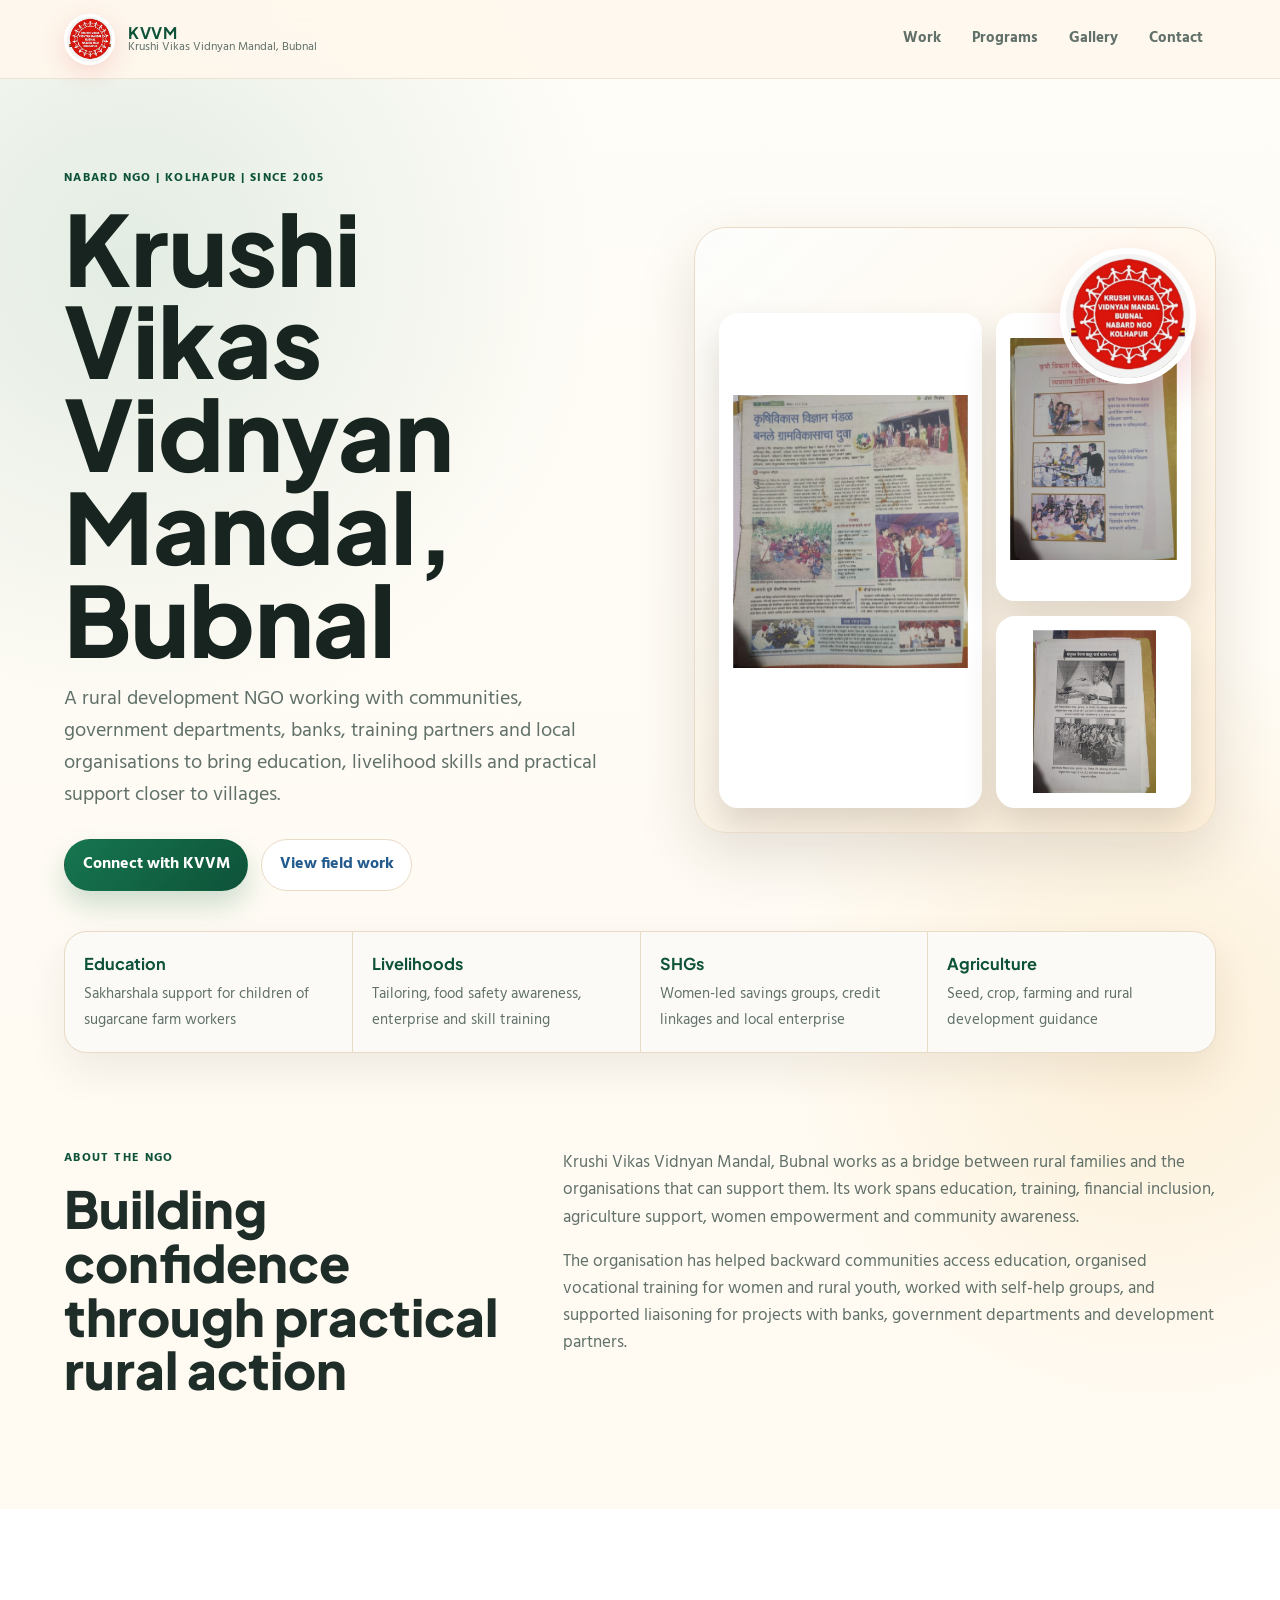
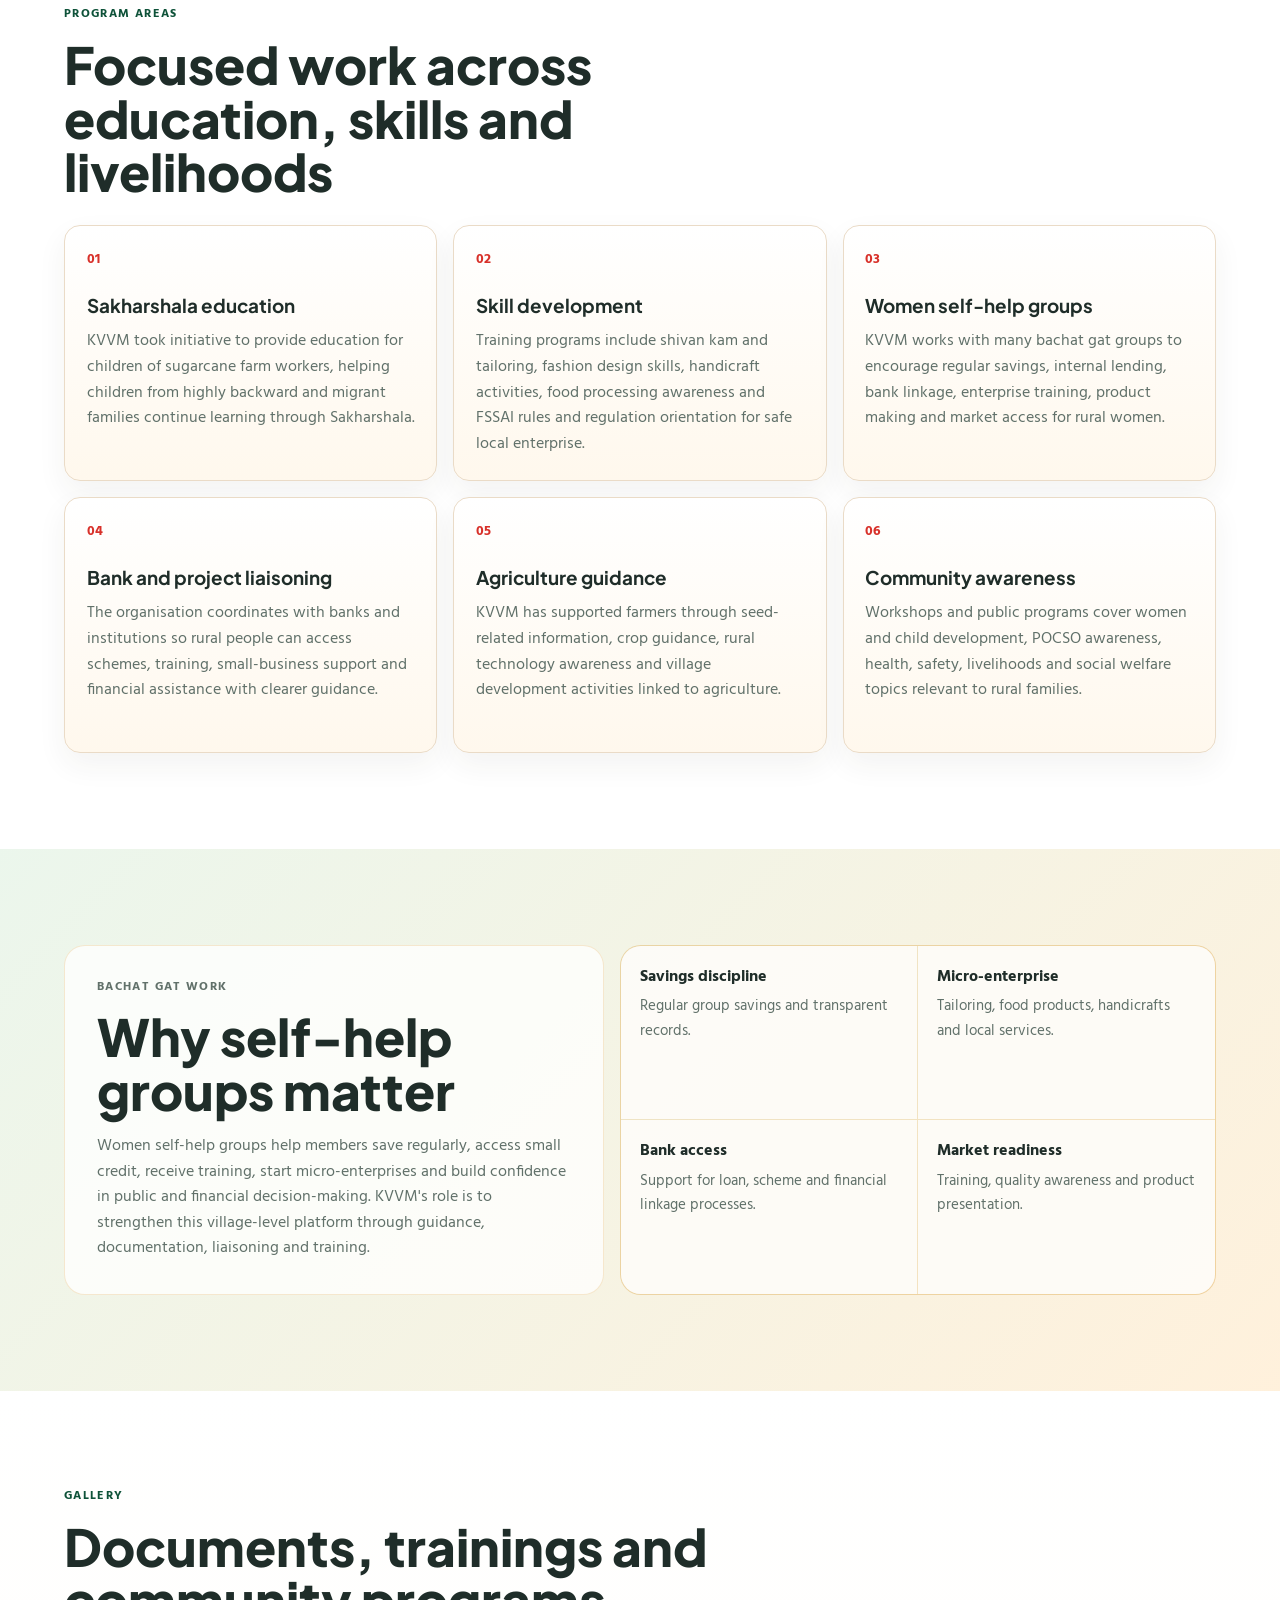
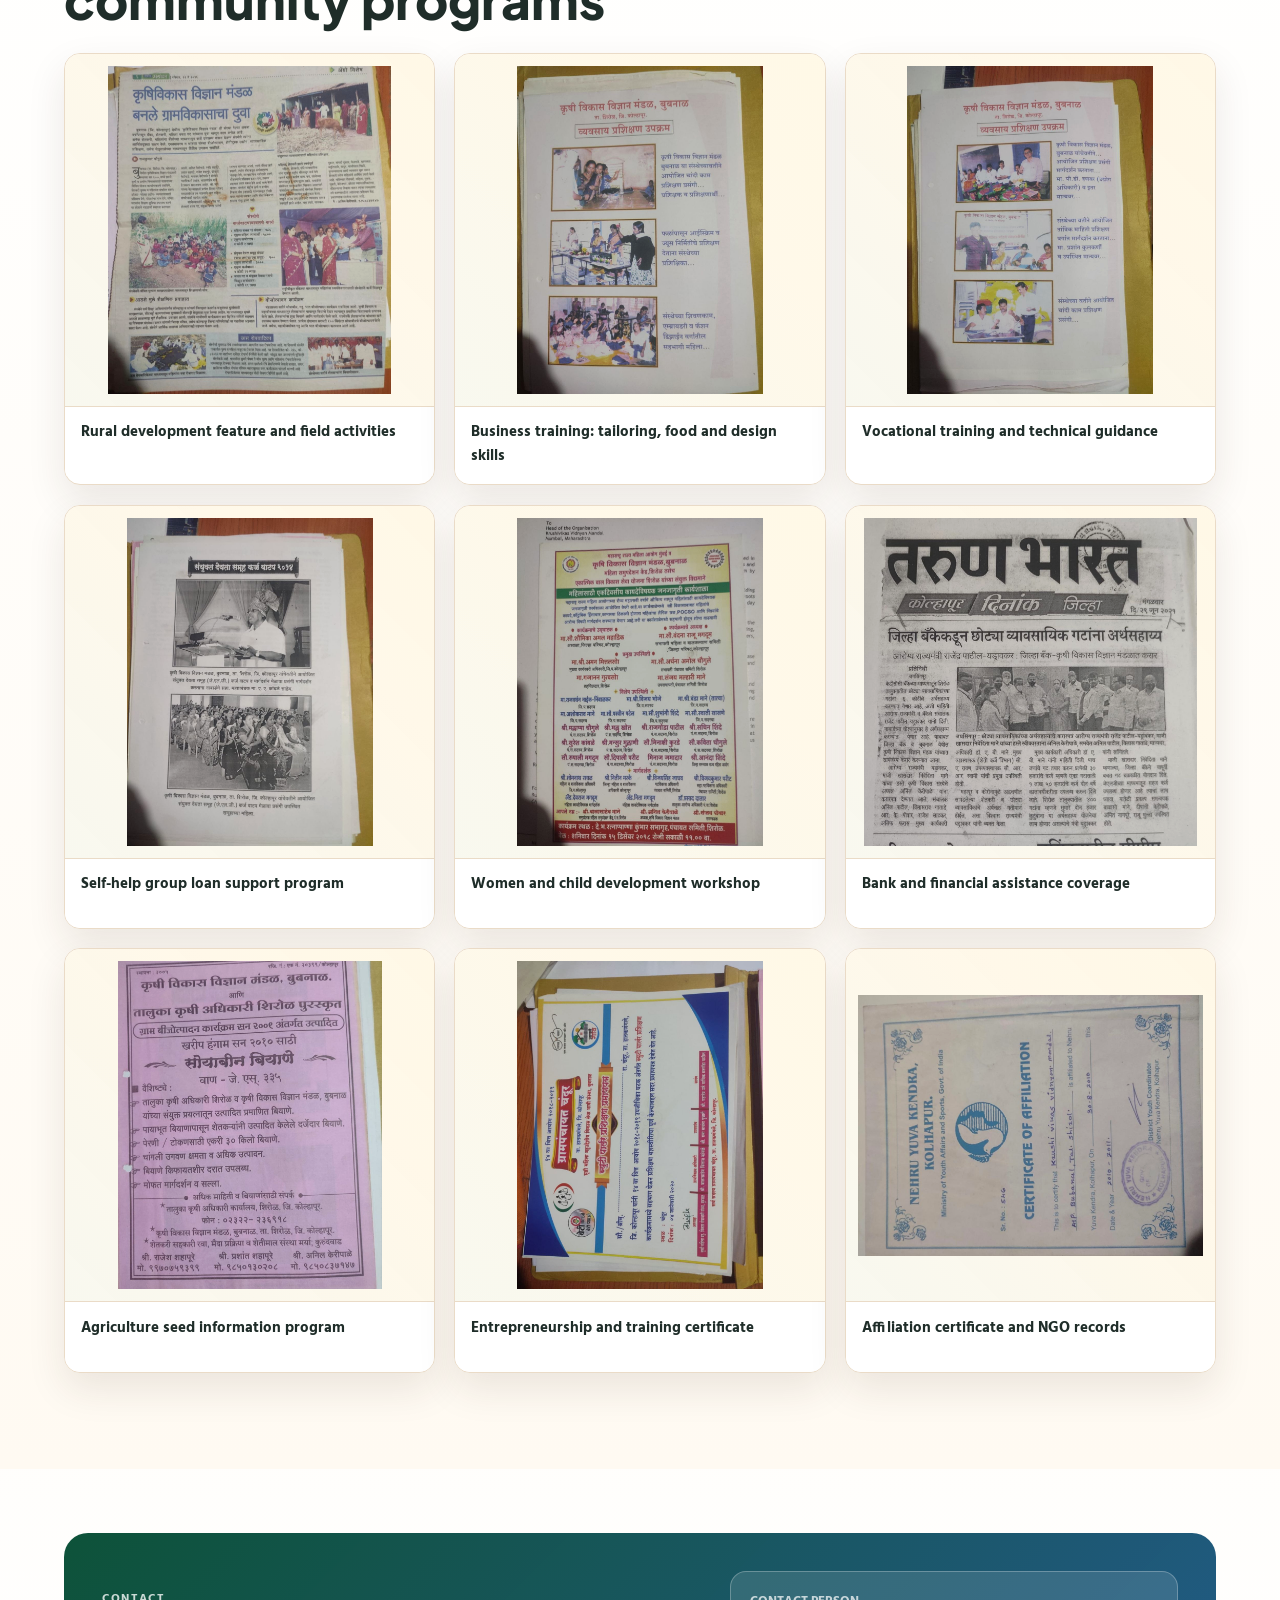
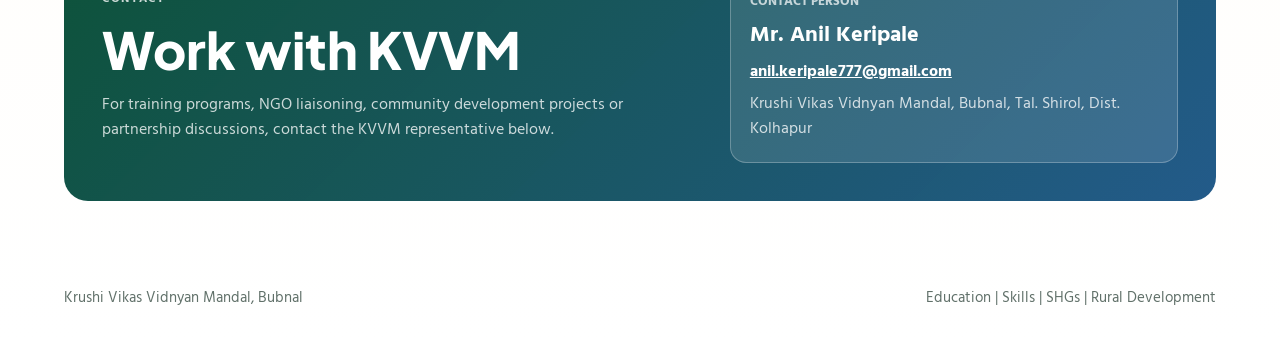
<file: index.html>
<!doctype html>
<html lang="en">
  <head>
    <meta charset="utf-8" />
    <meta name="viewport" content="width=device-width, initial-scale=1" />
    <meta
      name="description"
      content="Krushi Vikas Vidnyan Mandal, Bubnal - an NGO in Kolhapur supporting rural education, skill development, women self-help groups, agriculture and community welfare."
    />
    <title>Krushi Vikas Vidnyan Mandal, Bubnal</title>
    <link rel="stylesheet" href="styles.css" />
  </head>
  <body>
    <header class="site-header">
      <a class="brand" href="#top" aria-label="Krushi Vikas Vidnyan Mandal home">
        <img src="assets/logo.jpg" alt="Krushi Vikas Vidnyan Mandal Bubnal logo" />
        <span>
          <strong>KVVM</strong>
          <small>Krushi Vikas Vidnyan Mandal, Bubnal</small>
        </span>
      </a>
      <nav aria-label="Main navigation">
        <a href="#work">Work</a>
        <a href="#programs">Programs</a>
        <a href="#gallery">Gallery</a>
        <a href="#contact">Contact</a>
      </nav>
    </header>

    <main id="top">
      <section class="hero">
        <div class="hero-copy">
          <p class="eyebrow">NABARD NGO | Kolhapur | Since 2005</p>
          <h1>Krushi Vikas Vidnyan Mandal, Bubnal</h1>
          <p class="lede">
            A rural development NGO working with communities, government departments,
            banks, training partners and local organisations to bring education,
            livelihood skills and practical support closer to villages.
          </p>
          <div class="hero-actions">
            <a class="button primary" href="#contact">Connect with KVVM</a>
            <a class="button secondary" href="#gallery">View field work</a>
          </div>
        </div>
        <div class="hero-panel" aria-label="KVVM field photographs">
          <img class="hero-logo" src="assets/logo.jpg" alt="" />
          <div class="photo-stack">
            <img src="assets/photo_8_2026-07-10_23-47-16.jpg" alt="KVVM rural development newspaper feature" />
            <img src="assets/photo_1_2026-07-10_23-46-57.jpg" alt="KVVM business training program document" />
            <img src="assets/photo_7_2026-07-10_23-46-57.jpg" alt="KVVM self help group loan distribution event" />
          </div>
        </div>
      </section>

      <section class="impact-strip" aria-label="KVVM focus areas">
        <article>
          <strong>Education</strong>
          <span>Sakharshala support for children of sugarcane farm workers</span>
        </article>
        <article>
          <strong>Livelihoods</strong>
          <span>Tailoring, food safety awareness, enterprise and skill training</span>
        </article>
        <article>
          <strong>SHGs</strong>
          <span>Women-led savings groups, credit linkages and local enterprise</span>
        </article>
        <article>
          <strong>Agriculture</strong>
          <span>Seed, crop, farming and rural development guidance</span>
        </article>
      </section>

      <section id="work" class="section split">
        <div>
          <p class="eyebrow">About the NGO</p>
          <h2>Building confidence through practical rural action</h2>
        </div>
        <div class="section-copy">
          <p>
            Krushi Vikas Vidnyan Mandal, Bubnal works as a bridge between rural
            families and the organisations that can support them. Its work spans
            education, training, financial inclusion, agriculture support, women
            empowerment and community awareness.
          </p>
          <p>
            The organisation has helped backward communities access education,
            organised vocational training for women and rural youth, worked with
            self-help groups, and supported liaisoning for projects with banks,
            government departments and development partners.
          </p>
        </div>
      </section>

      <section id="programs" class="section programs">
        <div class="section-heading">
          <p class="eyebrow">Program areas</p>
          <h2>Focused work across education, skills and livelihoods</h2>
        </div>
        <div class="program-grid">
          <article>
            <span>01</span>
            <h3>Sakharshala education</h3>
            <p>
              KVVM took initiative to provide education for children of sugarcane
              farm workers, helping children from highly backward and migrant
              families continue learning through Sakharshala.
            </p>
          </article>
          <article>
            <span>02</span>
            <h3>Skill development</h3>
            <p>
              Training programs include shivan kam and tailoring, fashion design
              skills, handicraft activities, food processing awareness and FSSAI
              rules and regulation orientation for safe local enterprise.
            </p>
          </article>
          <article>
            <span>03</span>
            <h3>Women self-help groups</h3>
            <p>
              KVVM works with many bachat gat groups to encourage regular savings,
              internal lending, bank linkage, enterprise training, product making
              and market access for rural women.
            </p>
          </article>
          <article>
            <span>04</span>
            <h3>Bank and project liaisoning</h3>
            <p>
              The organisation coordinates with banks and institutions so rural
              people can access schemes, training, small-business support and
              financial assistance with clearer guidance.
            </p>
          </article>
          <article>
            <span>05</span>
            <h3>Agriculture guidance</h3>
            <p>
              KVVM has supported farmers through seed-related information, crop
              guidance, rural technology awareness and village development
              activities linked to agriculture.
            </p>
          </article>
          <article>
            <span>06</span>
            <h3>Community awareness</h3>
            <p>
              Workshops and public programs cover women and child development,
              POCSO awareness, health, safety, livelihoods and social welfare
              topics relevant to rural families.
            </p>
          </article>
        </div>
      </section>

      <section class="section shg-section">
        <div class="shg-card">
          <p class="eyebrow">Bachat Gat work</p>
          <h2>Why self-help groups matter</h2>
          <p>
            Women self-help groups help members save regularly, access small
            credit, receive training, start micro-enterprises and build confidence
            in public and financial decision-making. KVVM's role is to strengthen
            this village-level platform through guidance, documentation,
            liaisoning and training.
          </p>
        </div>
        <div class="mini-list" aria-label="Self-help group benefits">
          <div><strong>Savings discipline</strong><span>Regular group savings and transparent records.</span></div>
          <div><strong>Micro-enterprise</strong><span>Tailoring, food products, handicrafts and local services.</span></div>
          <div><strong>Bank access</strong><span>Support for loan, scheme and financial linkage processes.</span></div>
          <div><strong>Market readiness</strong><span>Training, quality awareness and product presentation.</span></div>
        </div>
      </section>

      <section id="gallery" class="section gallery-section">
        <div class="section-heading">
          <p class="eyebrow">Gallery</p>
          <h2>Documents, trainings and community programs</h2>
        </div>
        <div class="gallery-grid">
          <figure class="wide">
            <img src="assets/photo_8_2026-07-10_23-47-16.jpg" alt="Newspaper article about KVVM rural development work" />
            <figcaption>Rural development feature and field activities</figcaption>
          </figure>
          <figure>
            <img src="assets/photo_1_2026-07-10_23-46-57.jpg" alt="Business training program with tailoring and food processing activities" />
            <figcaption>Business training: tailoring, food and design skills</figcaption>
          </figure>
          <figure>
            <img src="assets/photo_22_2026-07-10_23-47-16.jpg" alt="KVVM vocational training program photographs" />
            <figcaption>Vocational training and technical guidance</figcaption>
          </figure>
          <figure>
            <img src="assets/photo_7_2026-07-10_23-46-57.jpg" alt="Self-help group loan distribution program" />
            <figcaption>Self-help group loan support program</figcaption>
          </figure>
          <figure>
            <img src="assets/photo_23_2026-07-10_23-47-16.jpg" alt="Women and child development awareness workshop poster" />
            <figcaption>Women and child development workshop</figcaption>
          </figure>
          <figure>
            <img src="assets/photo_6_2026-07-10_23-47-16.jpg" alt="Newspaper clipping about district bank support to small businesses" />
            <figcaption>Bank and financial assistance coverage</figcaption>
          </figure>
          <figure>
            <img src="assets/photo_7_2026-07-10_23-47-16.jpg" alt="Certified seed information notice related to agriculture program" />
            <figcaption>Agriculture seed information program</figcaption>
          </figure>
          <figure>
            <img src="assets/photo_24_2026-07-10_23-47-16.jpg" alt="Certificate for entrepreneurship development training" />
            <figcaption>Entrepreneurship and training certificate</figcaption>
          </figure>
          <figure>
            <img src="assets/photo_10_2026-07-10_23-46-57.jpg" alt="Certificate of affiliation for KVVM" />
            <figcaption>Affiliation certificate and NGO records</figcaption>
          </figure>
        </div>
      </section>

      <section id="contact" class="contact-section">
        <div>
          <p class="eyebrow">Contact</p>
          <h2>Work with KVVM</h2>
          <p>
            For training programs, NGO liaisoning, community development projects
            or partnership discussions, contact the KVVM representative below.
          </p>
        </div>
        <address class="contact-card">
          <span>Contact person</span>
          <strong>Mr. Anil Keripale</strong>
          <a href="mailto:anil.keripale777@gmail.com">anil.keripale777@gmail.com</a>
          <p>Krushi Vikas Vidnyan Mandal, Bubnal, Tal. Shirol, Dist. Kolhapur</p>
        </address>
      </section>
    </main>

    <footer>
      <span>Krushi Vikas Vidnyan Mandal, Bubnal</span>
      <span>Education | Skills | SHGs | Rural Development</span>
    </footer>
  </body>
</html>
</file>
<file: styles.css>
@import url("https://fonts.googleapis.com/css2?family=Hind:wght@400;500;600;700&family=Plus+Jakarta+Sans:wght@500;600;700;800&display=swap");

:root {
  --bg: #fff8ed;
  --surface: #ffffff;
  --surface-warm: #fff0da;
  --ink: #1f2d29;
  --muted: #61716a;
  --green: #167650;
  --green-dark: #0e5239;
  --leaf: #e9f6ec;
  --red: #d8312a;
  --gold: #f0aa2f;
  --blue: #245b8f;
  --line: #eadbc7;
  --shadow: 0 22px 60px rgba(64, 45, 20, 0.14);
}

* {
  box-sizing: border-box;
}

html {
  scroll-behavior: smooth;
}

body {
  margin: 0;
  color: var(--ink);
  background:
    radial-gradient(circle at 10% 5%, rgba(22, 118, 80, 0.12), transparent 30rem),
    radial-gradient(circle at 90% 20%, rgba(240, 170, 47, 0.14), transparent 24rem),
    linear-gradient(180deg, #fffdf8 0%, var(--bg) 48%, #ffffff 100%);
  font-family: "Hind", "Noto Sans Devanagari", "Segoe UI", Arial, sans-serif;
  line-height: 1.6;
}

img {
  display: block;
  max-width: 100%;
}

a {
  color: inherit;
}

.site-header {
  position: sticky;
  top: 0;
  z-index: 20;
  display: flex;
  align-items: center;
  justify-content: space-between;
  gap: 1.5rem;
  padding: 0.85rem clamp(1rem, 5vw, 4rem);
  background: rgba(255, 248, 237, 0.9);
  border-bottom: 1px solid rgba(234, 223, 207, 0.82);
  backdrop-filter: blur(18px);
}

.brand {
  display: inline-flex;
  align-items: center;
  gap: 0.8rem;
  min-width: 0;
  text-decoration: none;
}

.brand img {
  width: 3.2rem;
  height: 3.2rem;
  border-radius: 50%;
  border: 3px solid #fff;
  object-fit: cover;
  box-shadow: 0 8px 26px rgba(204, 47, 43, 0.16);
}

.brand span {
  display: grid;
  line-height: 1.1;
}

.brand strong {
  color: var(--green-dark);
  font-family: "Plus Jakarta Sans", "Hind", sans-serif;
  font-size: 1rem;
  letter-spacing: 0.04em;
}

.brand small {
  max-width: 15rem;
  overflow: hidden;
  color: var(--muted);
  font-size: 0.78rem;
  text-overflow: ellipsis;
  white-space: nowrap;
}

nav {
  display: flex;
  flex-wrap: wrap;
  justify-content: flex-end;
  gap: 0.35rem;
}

nav a {
  padding: 0.55rem 0.8rem;
  border-radius: 999px;
  color: var(--muted);
  font-size: 0.93rem;
  font-weight: 700;
  text-decoration: none;
}

nav a:hover {
  background: #fff;
  color: var(--green-dark);
}

.hero {
  display: grid;
  grid-template-columns: minmax(0, 1.04fr) minmax(20rem, 0.96fr);
  gap: clamp(2rem, 5vw, 4.5rem);
  align-items: center;
  min-height: calc(100vh - 5rem);
  padding: clamp(3rem, 7vw, 6rem) clamp(1rem, 5vw, 4rem) 2.5rem;
}

.eyebrow {
  margin: 0 0 0.8rem;
  color: var(--green-dark);
  font-size: 0.78rem;
  font-weight: 900;
  letter-spacing: 0.11em;
  text-transform: uppercase;
}

h1,
h2,
h3,
p {
  margin-top: 0;
}

h1 {
  max-width: 13ch;
  margin-bottom: 1.2rem;
  color: #17241f;
  font-family: "Plus Jakarta Sans", "Hind", sans-serif;
  font-size: clamp(3rem, 8vw, 6.1rem);
  font-weight: 800;
  line-height: 0.95;
  letter-spacing: 0;
}

h2 {
  margin-bottom: 1rem;
  font-family: "Plus Jakarta Sans", "Hind", sans-serif;
  font-size: clamp(2rem, 4vw, 3.2rem);
  font-weight: 800;
  line-height: 1.05;
  letter-spacing: 0;
}

h3 {
  margin-bottom: 0.55rem;
  font-family: "Plus Jakarta Sans", "Hind", sans-serif;
  font-size: 1.18rem;
}

.lede {
  max-width: 42rem;
  margin-bottom: 1.7rem;
  color: var(--muted);
  font-size: clamp(1.04rem, 2vw, 1.24rem);
}

.hero-actions {
  display: flex;
  flex-wrap: wrap;
  gap: 0.8rem;
}

.button {
  display: inline-flex;
  align-items: center;
  justify-content: center;
  min-height: 3rem;
  padding: 0.78rem 1.1rem;
  border: 1px solid transparent;
  border-radius: 999px;
  font-weight: 800;
  text-decoration: none;
}

.button.primary {
  background: linear-gradient(135deg, var(--green), var(--green-dark));
  color: #fff;
  box-shadow: 0 14px 28px rgba(47, 125, 85, 0.24);
}

.button.secondary {
  background: #fff;
  border-color: var(--line);
  color: var(--blue);
}

.hero-panel {
  position: relative;
  min-height: 34rem;
  padding: clamp(1rem, 3vw, 1.5rem);
  border: 1px solid var(--line);
  border-radius: 2rem;
  background:
    linear-gradient(140deg, rgba(255, 255, 255, 0.84), rgba(255, 240, 218, 0.92)),
    linear-gradient(45deg, rgba(22, 118, 80, 0.1), transparent);
  box-shadow: var(--shadow);
  overflow: hidden;
}

.hero-logo {
  position: absolute;
  right: 1.2rem;
  top: 1.2rem;
  width: clamp(5.4rem, 12vw, 8.5rem);
  height: clamp(5.4rem, 12vw, 8.5rem);
  border: 6px solid #fff;
  border-radius: 50%;
  object-fit: cover;
  box-shadow: 0 20px 40px rgba(204, 47, 43, 0.18);
}

.photo-stack {
  display: grid;
  grid-template-columns: 1fr 0.74fr;
  grid-template-rows: 18rem 12rem;
  gap: 0.9rem;
  height: 100%;
  padding-top: 3.8rem;
}

.photo-stack img {
  width: 100%;
  height: 100%;
  padding: 0.45rem;
  border: 7px solid #fff;
  border-radius: 1.2rem;
  background: #fff;
  object-fit: contain;
  box-shadow: 0 18px 34px rgba(55, 43, 28, 0.16);
}

.photo-stack img:first-child {
  grid-row: span 2;
  object-position: 50% 35%;
}

.photo-stack img:nth-child(2) {
  object-position: 45% 28%;
}

.photo-stack img:nth-child(3) {
  object-position: 52% 42%;
}

.impact-strip {
  display: grid;
  grid-template-columns: repeat(4, 1fr);
  gap: 1px;
  margin: 0 clamp(1rem, 5vw, 4rem);
  border: 1px solid var(--line);
  border-radius: 1.4rem;
  background: var(--line);
  overflow: hidden;
  box-shadow: 0 18px 40px rgba(55, 43, 28, 0.08);
}

.impact-strip article {
  padding: 1.2rem;
  background: rgba(255, 255, 255, 0.86);
}

.impact-strip strong {
  display: block;
  margin-bottom: 0.28rem;
  color: var(--green-dark);
  font-family: "Plus Jakarta Sans", "Hind", sans-serif;
  font-size: 1.02rem;
}

.impact-strip span {
  color: var(--muted);
  font-size: 0.94rem;
}

.section {
  padding: clamp(3.5rem, 8vw, 6rem) clamp(1rem, 5vw, 4rem);
}

.split {
  display: grid;
  grid-template-columns: minmax(14rem, 0.8fr) minmax(0, 1.2fr);
  gap: clamp(2rem, 5vw, 4rem);
}

.section-copy {
  color: var(--muted);
  font-size: 1.06rem;
}

.section-copy p:last-child,
.shg-card p:last-child,
.contact-section p:last-child,
.program-grid p {
  margin-bottom: 0;
}

.section-heading {
  max-width: 48rem;
  margin-bottom: 1.6rem;
}

.programs {
  background: #ffffff;
}

.program-grid {
  display: grid;
  grid-template-columns: repeat(3, 1fr);
  gap: 1rem;
}

.program-grid article {
  min-height: 16rem;
  padding: 1.35rem;
  border: 1px solid var(--line);
  border-radius: 1rem;
  background: linear-gradient(180deg, #ffffff 0%, #fff8ed 100%);
  box-shadow: 0 12px 30px rgba(55, 43, 28, 0.06);
}

.program-grid span {
  display: inline-flex;
  margin-bottom: 1.2rem;
  color: var(--red);
  font-size: 0.9rem;
  font-weight: 900;
}

.program-grid p,
.shg-card p,
.contact-section p {
  color: var(--muted);
}

.shg-section {
  display: grid;
  grid-template-columns: minmax(0, 0.95fr) minmax(18rem, 1.05fr);
  gap: 1rem;
  align-items: stretch;
  background:
    linear-gradient(135deg, rgba(233, 246, 236, 0.9), rgba(255, 240, 218, 0.92));
}

.shg-card,
.mini-list {
  border: 1px solid rgba(217, 157, 50, 0.22);
  border-radius: 1.3rem;
  background: rgba(255, 255, 255, 0.76);
}

.shg-card {
  padding: clamp(1.4rem, 3vw, 2rem);
}

.mini-list {
  display: grid;
  grid-template-columns: repeat(2, 1fr);
  gap: 1px;
  background: rgba(217, 157, 50, 0.18);
  overflow: hidden;
}

.mini-list div {
  padding: 1.2rem;
  background: rgba(255, 255, 255, 0.86);
}

.mini-list strong,
.mini-list span {
  display: block;
}

.mini-list strong {
  margin-bottom: 0.25rem;
}

.mini-list span {
  color: var(--muted);
  font-size: 0.94rem;
}

.gallery-section {
  background:
    linear-gradient(180deg, #ffffff 0%, #fffaf2 100%);
}

.gallery-grid {
  display: grid;
  grid-template-columns: repeat(3, 1fr);
  gap: 1.2rem;
}

figure {
  display: flex;
  flex-direction: column;
  min-height: 18rem;
  margin: 0;
  border-radius: 1rem;
  border: 1px solid var(--line);
  background: #fff;
  overflow: hidden;
  box-shadow: 0 16px 38px rgba(55, 43, 28, 0.1);
}

figure.wide {
  grid-column: span 1;
  grid-row: span 1;
}

figure img {
  width: 100%;
  height: 22rem;
  padding: 0.75rem;
  object-fit: contain;
  object-position: center;
  background:
    linear-gradient(45deg, rgba(22, 118, 80, 0.05), rgba(240, 170, 47, 0.08)),
    #fffaf3;
  filter: saturate(1.06) contrast(1.04);
  transition: transform 220ms ease, filter 220ms ease;
}

figure:hover img {
  transform: scale(1.035);
  filter: saturate(1.12) contrast(1.07);
}

figcaption {
  min-height: 4.4rem;
  padding: 0.85rem 1rem 1rem;
  border-top: 1px solid var(--line);
  background: #fff;
  color: var(--ink);
  font-size: 0.94rem;
  font-weight: 800;
}

.contact-section {
  display: grid;
  grid-template-columns: minmax(0, 1fr) minmax(18rem, 28rem);
  gap: clamp(1.5rem, 4vw, 3rem);
  align-items: center;
  margin: clamp(2.5rem, 6vw, 4rem) clamp(1rem, 5vw, 4rem);
  padding: clamp(1.5rem, 4vw, 2.4rem);
  border-radius: 1.5rem;
  background:
    linear-gradient(135deg, rgba(14, 82, 57, 0.97), rgba(36, 91, 143, 0.94)),
    var(--green-dark);
  color: #fff;
}

.contact-section .eyebrow,
.contact-section p {
  color: rgba(255, 255, 255, 0.78);
}

.contact-section h2 {
  color: #fff;
}

.contact-card {
  display: grid;
  gap: 0.4rem;
  padding: 1.2rem;
  border: 1px solid rgba(255, 255, 255, 0.26);
  border-radius: 1rem;
  background: rgba(255, 255, 255, 0.12);
  font-style: normal;
}

.contact-card span {
  color: rgba(255, 255, 255, 0.72);
  font-size: 0.82rem;
  font-weight: 800;
  text-transform: uppercase;
}

.contact-card strong {
  font-size: 1.35rem;
}

.contact-card a {
  color: #fff;
  font-weight: 800;
  word-break: break-word;
}

footer {
  display: flex;
  flex-wrap: wrap;
  justify-content: space-between;
  gap: 1rem;
  padding: 1.3rem clamp(1rem, 5vw, 4rem) 2rem;
  color: var(--muted);
  font-size: 0.94rem;
}

@media (max-width: 980px) {
  .hero,
  .split,
  .shg-section,
  .contact-section {
    grid-template-columns: 1fr;
  }

  .hero {
    min-height: 0;
  }

  .impact-strip,
  .program-grid {
    grid-template-columns: repeat(2, 1fr);
  }

  .gallery-grid {
    grid-template-columns: repeat(2, 1fr);
  }
}

@media (max-width: 680px) {
  .site-header {
    position: static;
    align-items: flex-start;
    flex-direction: column;
  }

  nav {
    justify-content: flex-start;
  }

  h1 {
    font-size: clamp(2.8rem, 16vw, 4.4rem);
  }

  .hero-panel {
    min-height: auto;
    border-radius: 1.2rem;
  }

  .photo-stack {
    grid-template-columns: 1fr;
    grid-template-rows: repeat(3, 13rem);
    padding-top: 5rem;
  }

  .photo-stack img:first-child {
    grid-row: auto;
  }

  .impact-strip,
  .program-grid,
  .mini-list,
  .gallery-grid {
    grid-template-columns: 1fr;
  }

  figure.wide {
    grid-column: auto;
    grid-row: auto;
  }

  figure img {
    height: 19rem;
  }
}
</file>
